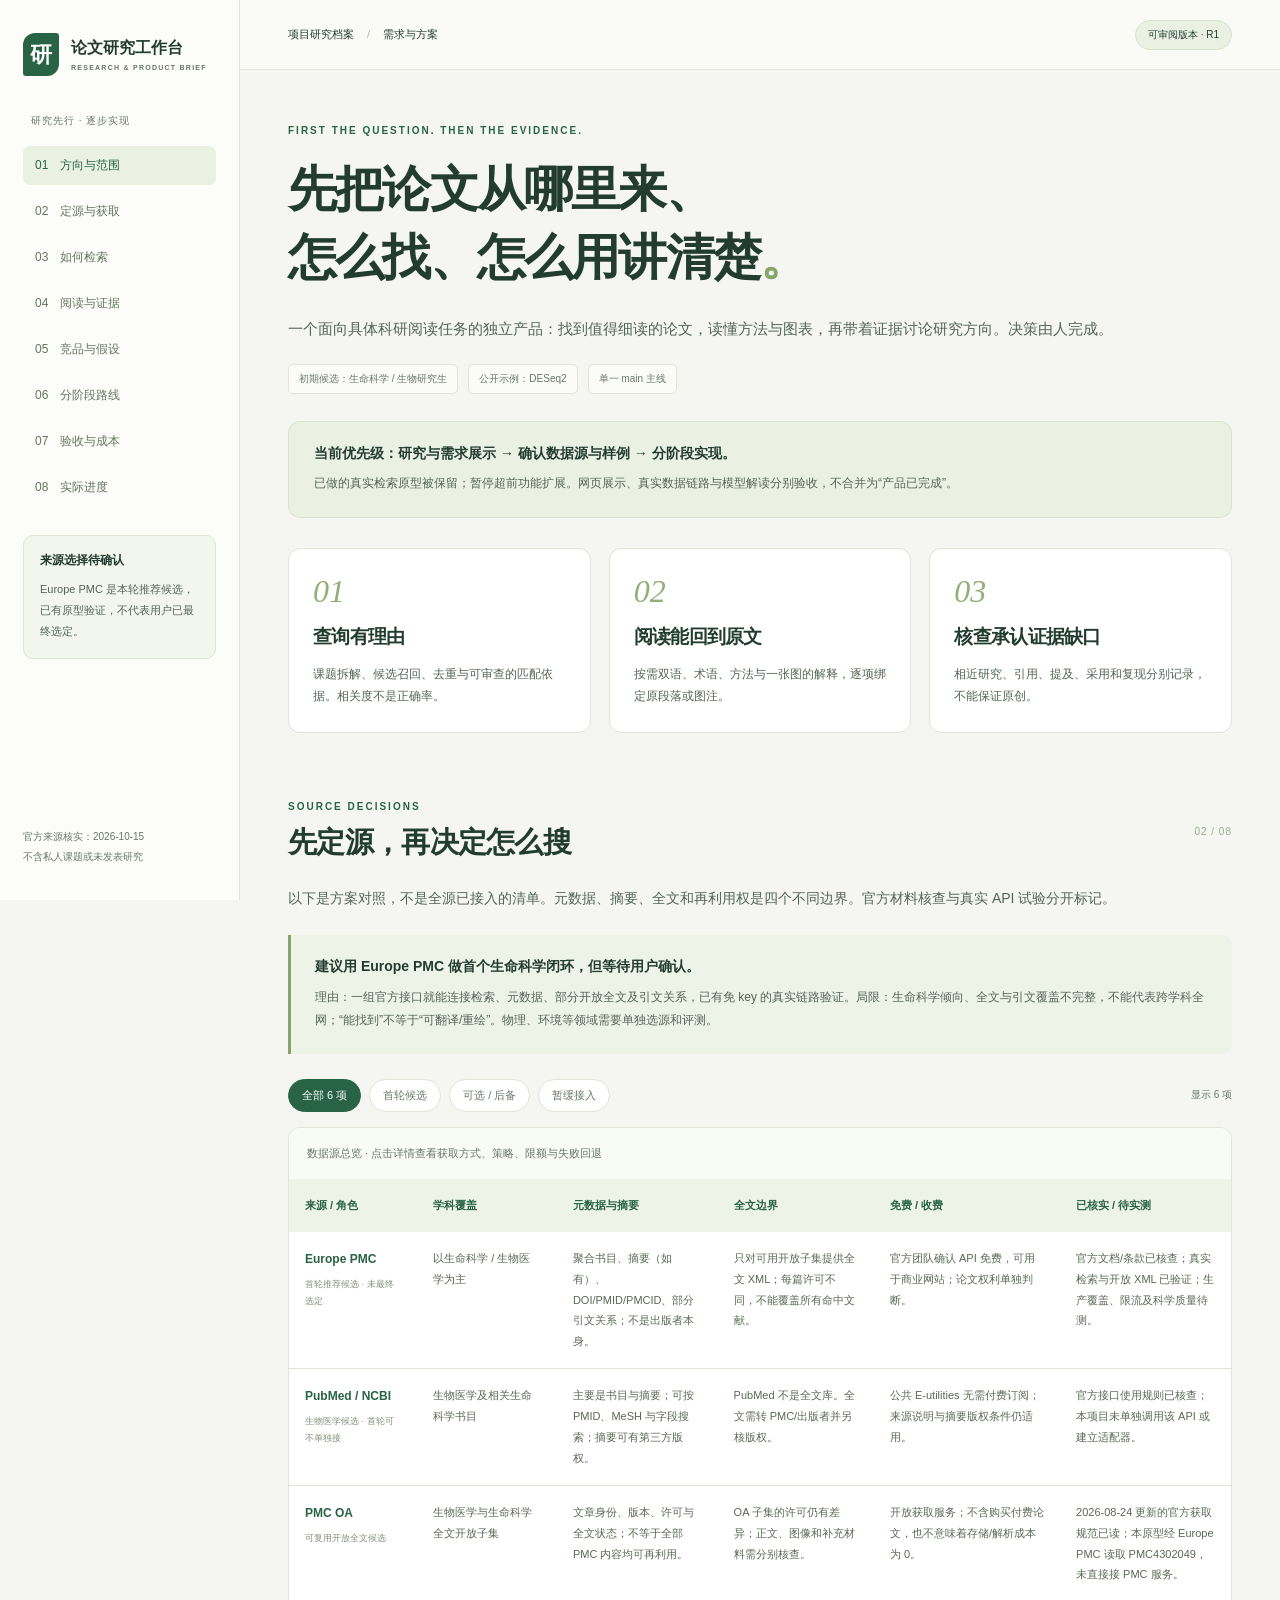
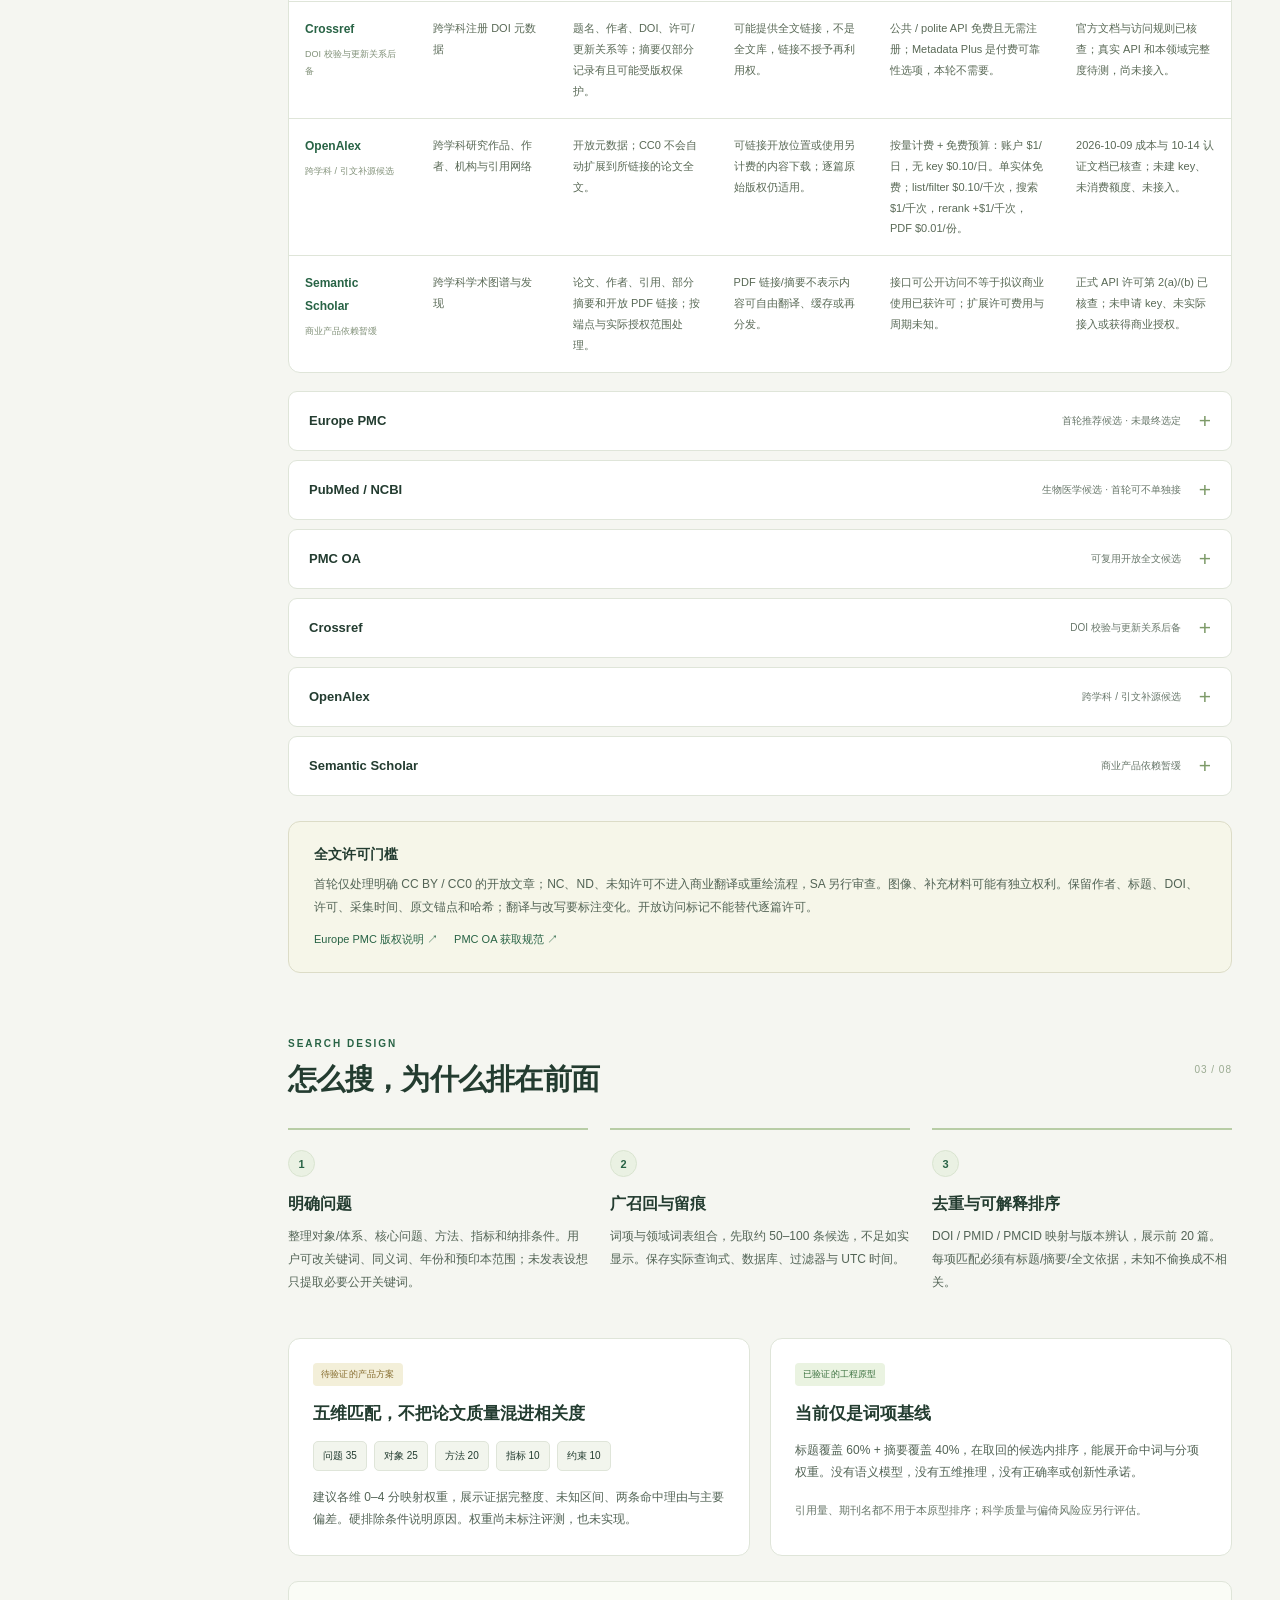
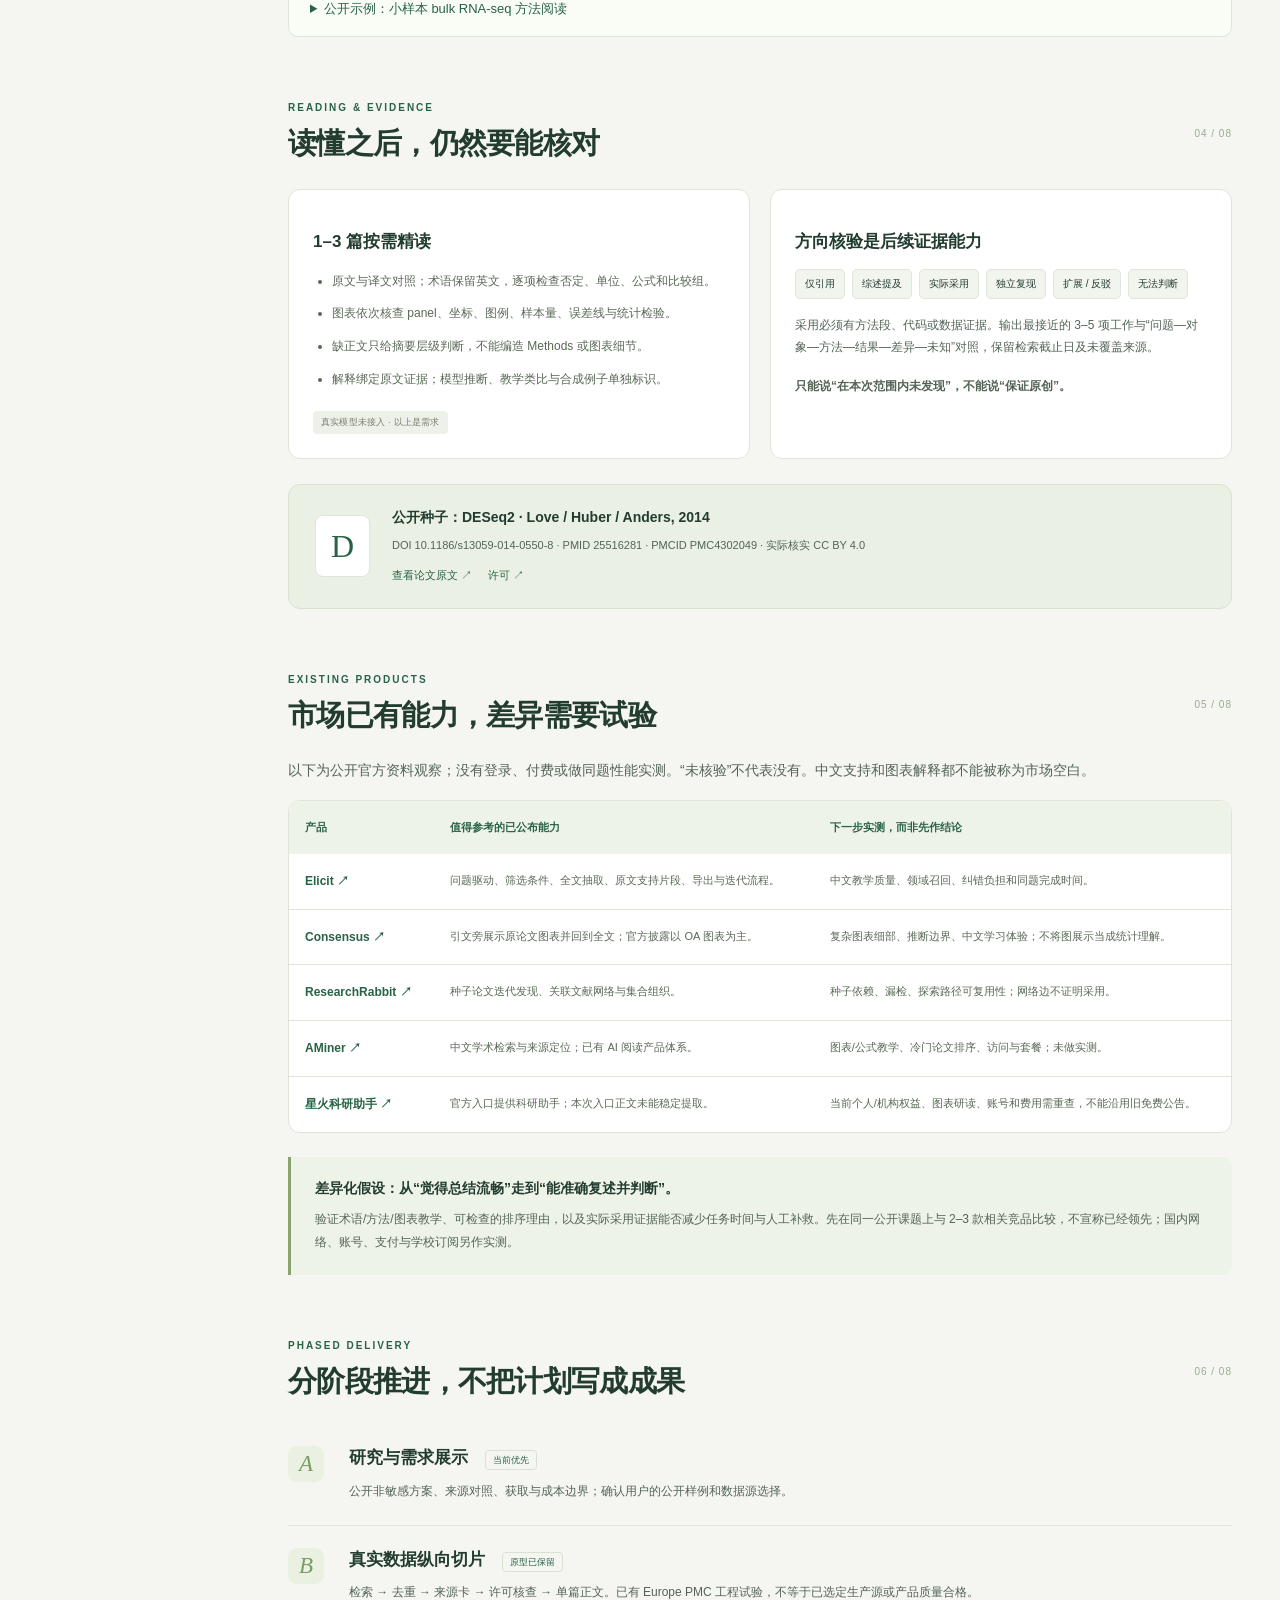
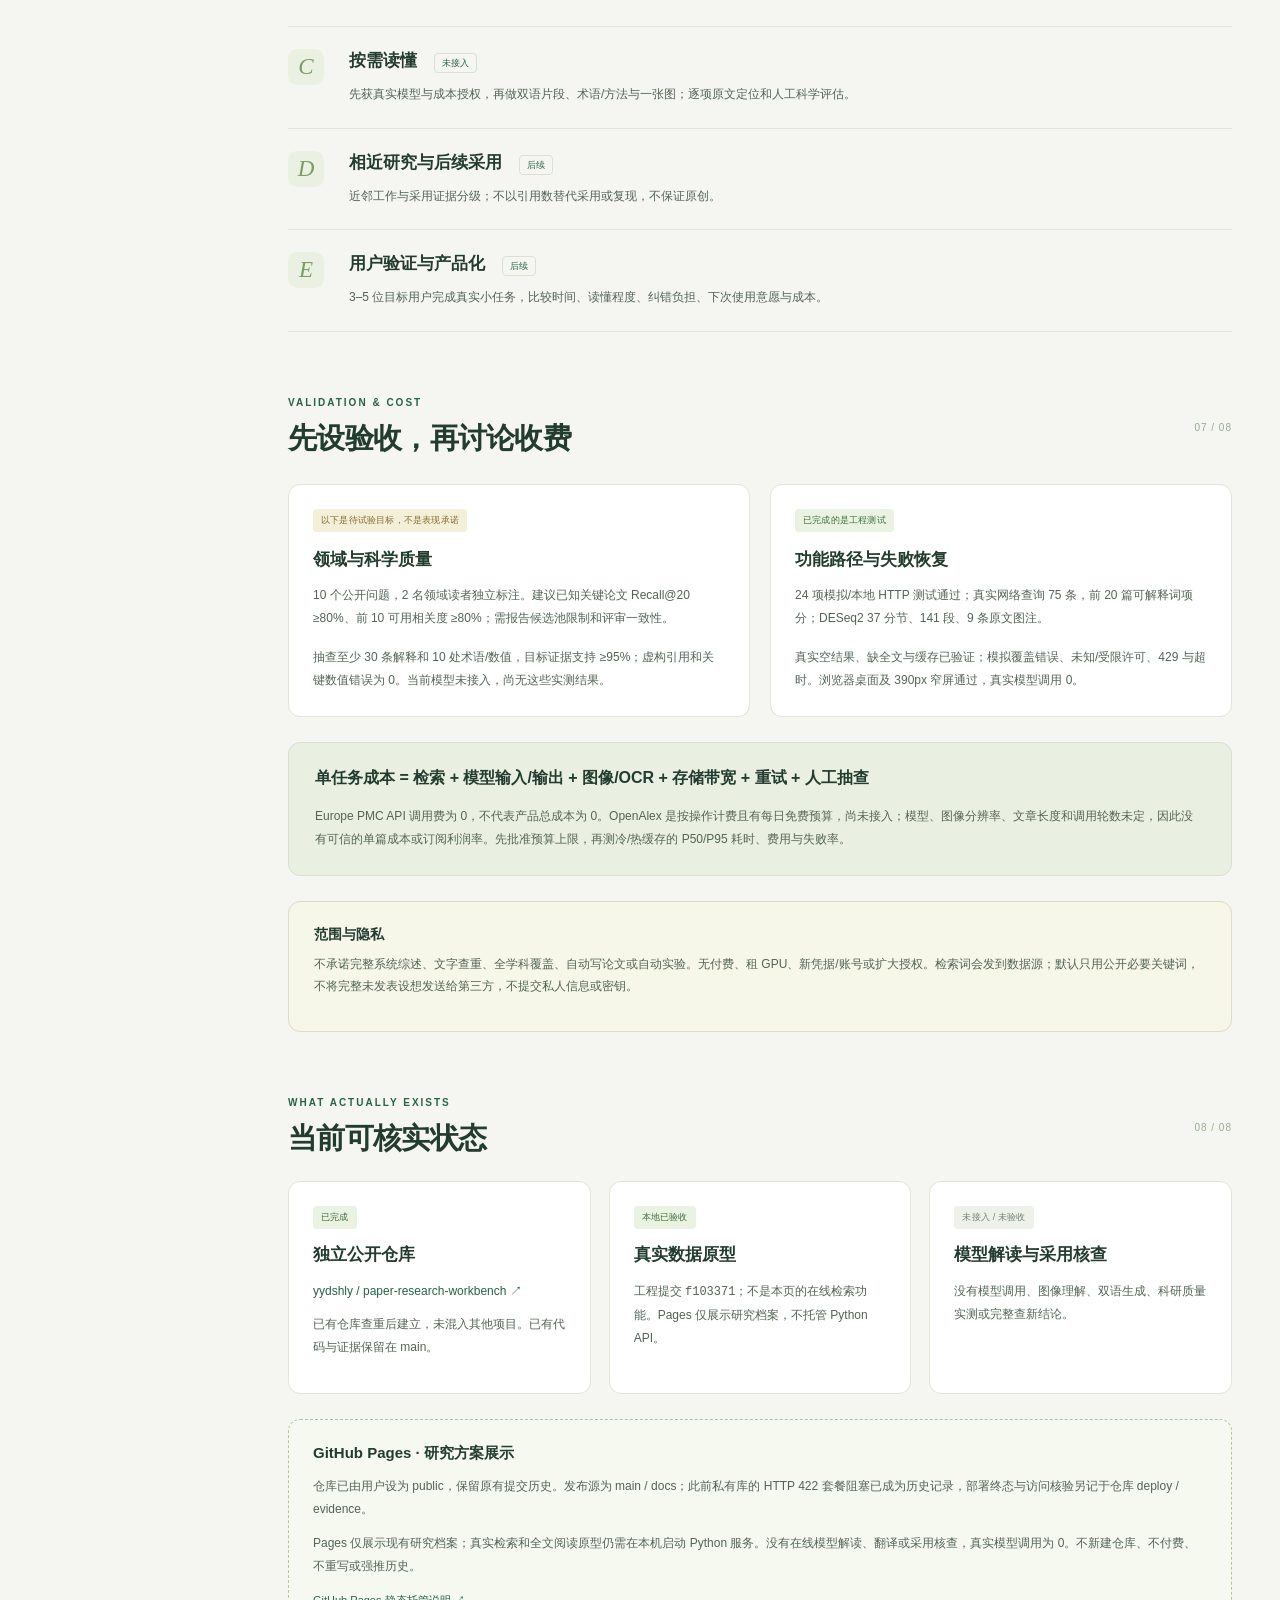
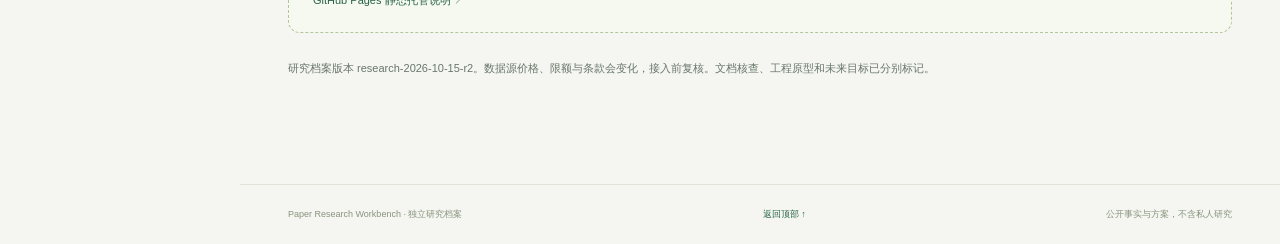
<file: docs/index.html>
<!doctype html>
<html lang="zh-CN">
<head><meta charset="utf-8"><meta name="viewport" content="width=device-width,initial-scale=1"><meta name="description" content="论文研究工作台的研究、需求与数据源方案。先定源与获取方式，再分阶段实现。"><title>论文研究工作台 · 研究与方案</title><link rel="icon" href="data:,"><link rel="stylesheet" href="site.css"><script src="site.js" defer></script></head>
<body>
<a class="skip" href="#main">跳到正文</a>
<aside class="sidebar"><a href="#overview" class="brand"><span>研</span><div>论文研究工作台<small>RESEARCH & PRODUCT BRIEF</small></div></a><p class="side-label">研究先行 · 逐步实现</p><nav aria-label="研究档案导航"><a href="#overview">01　方向与范围</a><a href="#sources">02　定源与获取</a><a href="#search">03　如何检索</a><a href="#reading">04　阅读与证据</a><a href="#competition">05　竞品与假设</a><a href="#roadmap">06　分阶段路线</a><a href="#validation">07　验收与成本</a><a href="#status">08　实际进度</a></nav><div class="side-note">来源选择待确认<p>Europe PMC 是本轮推荐候选，已有原型验证，不代表用户已最终选定。</p></div><small class="side-bottom">官方来源核实：2026-10-15<br>不含私人课题或未发表研究</small></aside>
<div class="shell"><header><span>项目研究档案 <span class="slash">/</span> 需求与方案</span><span class="badge">可审阅版本 · R1</span></header><main id="main">
<section id="overview" class="hero"><span class="eyebrow">FIRST THE QUESTION. THEN THE EVIDENCE.</span><h1>先把论文从哪里来、<br>怎么找、怎么用讲清楚<span>。</span></h1><p class="lead">一个面向具体科研阅读任务的独立产品：找到值得细读的论文，读懂方法与图表，再带着证据讨论研究方向。决策由人完成。</p><div class="hero-meta"><span>初期候选：生命科学 / 生物研究生</span><span>公开示例：DESeq2</span><span>单一 main 主线</span></div><div class="priority-note"><strong>当前优先级：研究与需求展示 → 确认数据源与样例 → 分阶段实现。</strong><p>已做的真实检索原型被保留；暂停超前功能扩展。网页展示、真实数据链路与模型解读分别验收，不合并为“产品已完成”。</p></div></section>
<div class="three-cards"><article><span class="number">01</span><h2>查询有理由</h2><p>课题拆解、候选召回、去重与可审查的匹配依据。相关度不是正确率。</p></article><article><span class="number">02</span><h2>阅读能回到原文</h2><p>按需双语、术语、方法与一张图的解释，逐项绑定原段落或图注。</p></article><article><span class="number">03</span><h2>核查承认证据缺口</h2><p>相近研究、引用、提及、采用和复现分别记录，不能保证原创。</p></article></div>

<section id="sources"><div class="section-title"><div><span class="eyebrow">SOURCE DECISIONS</span><h2>先定源，再决定怎么搜</h2></div><span class="section-no">02 / 08</span></div><p>以下是方案对照，不是全源已接入的清单。元数据、摘要、全文和再利用权是四个不同边界。官方材料核查与真实 API 试验分开标记。</p><div class="recommend"><strong>建议用 Europe PMC 做首个生命科学闭环，但等待用户确认。</strong><p>理由：一组官方接口就能连接检索、元数据、部分开放全文及引文关系，已有免 key 的真实链路验证。局限：生命科学倾向、全文与引文覆盖不完整，不能代表跨学科全网；“能找到”不等于“可翻译/重绘”。物理、环境等领域需要单独选源和评测。</p></div>
<div class="filter-bar" role="group" aria-label="按选型状态筛选数据源"><button data-filter="all" aria-pressed="true" class="active">全部 6 项</button><button data-filter="candidate" aria-pressed="false">首轮候选</button><button data-filter="optional" aria-pressed="false">可选 / 后备</button><button data-filter="deferred" aria-pressed="false">暂缓接入</button><span id="source-count" role="status">显示 6 项</span></div>
<div class="table-scroll" tabindex="0" role="region" aria-label="来源对照表，可横向滚动"><table><caption>数据源总览 · 点击详情查看获取方式、策略、限额与失败回退</caption><thead><tr><th>来源 / 角色</th><th>学科覆盖</th><th>元数据与摘要</th><th>全文边界</th><th>免费 / 收费</th><th>已核实 / 待实测</th></tr></thead><tbody id="source-table"></tbody></table></div><div id="source-details" class="source-details"></div><noscript><p>请启用 JavaScript 查看来源对照表；所有研究文档也保存在本目录的 Markdown 文件中。</p></noscript>
<aside class="boundary"><strong>全文许可门槛</strong><p>首轮仅处理明确 CC BY / CC0 的开放文章；NC、ND、未知许可不进入商业翻译或重绘流程，SA 另行审查。图像、补充材料可能有独立权利。保留作者、标题、DOI、许可、采集时间、原文锚点和哈希；翻译与改写要标注变化。开放访问标记不能替代逐篇许可。</p><a href="https://dev.europepmc.org/Copyright" target="_blank" rel="noopener noreferrer">Europe PMC 版权说明 ↗</a>　<a href="https://pmc.ncbi.nlm.nih.gov/tools/openftlist/" target="_blank" rel="noopener noreferrer">PMC OA 获取规范 ↗</a></aside></section>

<section id="search"><div class="section-title"><div><span class="eyebrow">SEARCH DESIGN</span><h2>怎么搜，为什么排在前面</h2></div><span class="section-no">03 / 08</span></div><div class="steps"><article><b>1</b><h3>明确问题</h3><p>整理对象/体系、核心问题、方法、指标和纳排条件。用户可改关键词、同义词、年份和预印本范围；未发表设想只提取必要公开关键词。</p></article><article><b>2</b><h3>广召回与留痕</h3><p>词项与领域词表组合，先取约 50–100 条候选，不足如实显示。保存实际查询式、数据库、过滤器与 UTC 时间。</p></article><article><b>3</b><h3>去重与可解释排序</h3><p>DOI / PMID / PMCID 映射与版本辨认，展示前 20 篇。每项匹配必须有标题/摘要/全文依据，未知不偷换成不相关。</p></article></div><div class="two-col"><article class="panel"><span class="tag proposed">待验证的产品方案</span><h3>五维匹配，不把论文质量混进相关度</h3><div class="weights"><span>问题 35</span><span>对象 25</span><span>方法 20</span><span>指标 10</span><span>约束 10</span></div><p>建议各维 0–4 分映射权重，展示证据完整度、未知区间、两条命中理由与主要偏差。硬排除条件说明原因。权重尚未标注评测，也未实现。</p></article><article class="panel"><span class="tag tested">已验证的工程原型</span><h3>当前仅是词项基线</h3><p>标题覆盖 60% + 摘要覆盖 40%，在取回的候选内排序，能展开命中词与分项权重。没有语义模型，没有五维推理，没有正确率或创新性承诺。</p><p class="small">引用量、期刊名都不用于本原型排序；科学质量与偏倚风险应另行评估。</p></article></div><details class="query-example"><summary>公开示例：小样本 bulk RNA-seq 方法阅读</summary><p>演示问题：如何理解离散度估计与 fold-change 收缩？不是任何人的真实未发表课题。原型实测查询：</p><code>(DESeq2 OR "RNA-seq") AND "differential expression"</code><p>进一步可比较 dispersion / shrinkage / small sample 等词组及后续方法，但软件版本演进和当前最佳实践尚未核验。2014 种子论文不等于今天的操作指南。</p></details></section>

<section id="reading"><div class="section-title"><div><span class="eyebrow">READING & EVIDENCE</span><h2>读懂之后，仍然要能核对</h2></div><span class="section-no">04 / 08</span></div><div class="two-col"><article class="panel"><h3>1–3 篇按需精读</h3><ul><li>原文与译文对照；术语保留英文，逐项检查否定、单位、公式和比较组。</li><li>图表依次核查 panel、坐标、图例、样本量、误差线与统计检验。</li><li>缺正文只给摘要层级判断，不能编造 Methods 或图表细节。</li><li>解释绑定原文证据；模型推断、教学类比与合成例子单独标识。</li></ul><span class="tag pending">真实模型未接入 · 以上是需求</span></article><article class="panel"><h3>方向核验是后续证据能力</h3><div class="evidence-levels"><span>仅引用</span><span>综述提及</span><span>实际采用</span><span>独立复现</span><span>扩展 / 反驳</span><span>无法判断</span></div><p>采用必须有方法段、代码或数据证据。输出最接近的 3–5 项工作与“问题—对象—方法—结果—差异—未知”对照，保留检索截止日及未覆盖来源。</p><p><strong>只能说“在本次范围内未发现”，不能说“保证原创”。</strong></p></article></div><div class="seed"><span class="seed-initial">D</span><div><strong>公开种子：DESeq2 · Love / Huber / Anders, 2014</strong><p>DOI 10.1186/s13059-014-0550-8 · PMID 25516281 · PMCID PMC4302049 · 实际核实 CC BY 4.0</p><a href="https://pmc.ncbi.nlm.nih.gov/articles/PMC4302049/" target="_blank" rel="noopener noreferrer">查看论文原文 ↗</a>　<a href="https://creativecommons.org/licenses/by/4.0/" target="_blank" rel="noopener noreferrer">许可 ↗</a></div></div></section>

<section id="competition"><div class="section-title"><div><span class="eyebrow">EXISTING PRODUCTS</span><h2>市场已有能力，差异需要试验</h2></div><span class="section-no">05 / 08</span></div><p>以下为公开官方资料观察；没有登录、付费或做同题性能实测。“未核验”不代表没有。中文支持和图表解释都不能被称为市场空白。</p><div class="table-scroll" tabindex="0" role="region" aria-label="竞品观察"><table><thead><tr><th>产品</th><th>值得参考的已公布能力</th><th>下一步实测，而非先作结论</th></tr></thead><tbody><tr><th><a href="https://elicit.com/blog/systematic-review/" target="_blank" rel="noopener noreferrer">Elicit ↗</a></th><td>问题驱动、筛选条件、全文抽取、原文支持片段、导出与迭代流程。</td><td>中文教学质量、领域召回、纠错负担和同题完成时间。</td></tr><tr><th><a href="https://consensus.app/home/blog/see-the-figures-behind-your-answer/" target="_blank" rel="noopener noreferrer">Consensus ↗</a></th><td>引文旁展示原论文图表并回到全文；官方披露以 OA 图表为主。</td><td>复杂图表细部、推断边界、中文学习体验；不将图展示当成统计理解。</td></tr><tr><th><a href="https://www.researchrabbit.ai/features" target="_blank" rel="noopener noreferrer">ResearchRabbit ↗</a></th><td>种子论文迭代发现、关联文献网络与集合组织。</td><td>种子依赖、漏检、探索路径可复用性；网络边不证明采用。</td></tr><tr><th><a href="https://docs.aminer.cn/user-guide/features/academic-search/" target="_blank" rel="noopener noreferrer">AMiner ↗</a></th><td>中文学术检索与来源定位；已有 AI 阅读产品体系。</td><td>图表/公式教学、冷门论文排序、访问与套餐；未做实测。</td></tr><tr><th><a href="https://paper.xfyun.cn/" target="_blank" rel="noopener noreferrer">星火科研助手 ↗</a></th><td>官方入口提供科研助手；本次入口正文未能稳定提取。</td><td>当前个人/机构权益、图表研读、账号和费用需重查，不能沿用旧免费公告。</td></tr></tbody></table></div><div class="recommend"><strong>差异化假设：从“觉得总结流畅”走到“能准确复述并判断”。</strong><p>验证术语/方法/图表教学、可检查的排序理由，以及实际采用证据能否减少任务时间与人工补救。先在同一公开课题上与 2–3 款相关竞品比较，不宣称已经领先；国内网络、账号、支付与学校订阅另作实测。</p></div></section>

<section id="roadmap"><div class="section-title"><div><span class="eyebrow">PHASED DELIVERY</span><h2>分阶段推进，不把计划写成成果</h2></div><span class="section-no">06 / 08</span></div><div class="timeline"><article><span>A</span><div><h3>研究与需求展示 <em>当前优先</em></h3><p>公开非敏感方案、来源对照、获取与成本边界；确认用户的公开样例和数据源选择。</p></div></article><article><span>B</span><div><h3>真实数据纵向切片 <em>原型已保留</em></h3><p>检索 → 去重 → 来源卡 → 许可核查 → 单篇正文。已有 Europe PMC 工程试验，不等于已选定生产源或产品质量合格。</p></div></article><article><span>C</span><div><h3>按需读懂 <em>未接入</em></h3><p>先获真实模型与成本授权，再做双语片段、术语/方法与一张图；逐项原文定位和人工科学评估。</p></div></article><article><span>D</span><div><h3>相近研究与后续采用 <em>后续</em></h3><p>近邻工作与采用证据分级；不以引用数替代采用或复现，不保证原创。</p></div></article><article><span>E</span><div><h3>用户验证与产品化 <em>后续</em></h3><p>3–5 位目标用户完成真实小任务，比较时间、读懂程度、纠错负担、下次使用意愿与成本。</p></div></article></div></section>

<section id="validation"><div class="section-title"><div><span class="eyebrow">VALIDATION & COST</span><h2>先设验收，再讨论收费</h2></div><span class="section-no">07 / 08</span></div><div class="two-col"><article class="panel"><span class="tag proposed">以下是待试验目标，不是表现承诺</span><h3>领域与科学质量</h3><p>10 个公开问题，2 名领域读者独立标注。建议已知关键论文 Recall@20 ≥80%、前 10 可用相关度 ≥80%；需报告候选池限制和评审一致性。</p><p>抽查至少 30 条解释和 10 处术语/数值，目标证据支持 ≥95%；虚构引用和关键数值错误为 0。当前模型未接入，尚无这些实测结果。</p></article><article class="panel"><span class="tag tested">已完成的是工程测试</span><h3>功能路径与失败恢复</h3><p>24 项模拟/本地 HTTP 测试通过；真实网络查询 75 条，前 20 篇可解释词项分；DESeq2 37 分节、141 段、9 条原文图注。</p><p>真实空结果、缺全文与缓存已验证；模拟覆盖错误、未知/受限许可、429 与超时。浏览器桌面及 390px 窄屏通过，真实模型调用 0。</p></article></div><div class="cost-box"><h3>单任务成本 = 检索 + 模型输入/输出 + 图像/OCR + 存储带宽 + 重试 + 人工抽查</h3><p>Europe PMC API 调用费为 0，不代表产品总成本为 0。OpenAlex 是按操作计费且有每日免费预算，尚未接入；模型、图像分辨率、文章长度和调用轮数未定，因此没有可信的单篇成本或订阅利润率。先批准预算上限，再测冷/热缓存的 P50/P95 耗时、费用与失败率。</p></div><div class="boundary"><strong>范围与隐私</strong><p>不承诺完整系统综述、文字查重、全学科覆盖、自动写论文或自动实验。无付费、租 GPU、新凭据/账号或扩大授权。检索词会发到数据源；默认只用公开必要关键词，不将完整未发表设想发送给第三方，不提交私人信息或密钥。</p></div></section>

<section id="status"><div class="section-title"><div><span class="eyebrow">WHAT ACTUALLY EXISTS</span><h2>当前可核实状态</h2></div><span class="section-no">08 / 08</span></div><div class="status-grid"><article><span class="tag tested">已完成</span><h3>独立公开仓库</h3><p><a href="https://github.com/yydshly/paper-research-workbench" target="_blank" rel="noopener noreferrer">yydshly / paper-research-workbench ↗</a></p><p>已有仓库查重后建立，未混入其他项目。已有代码与证据保留在 main。</p></article><article><span class="tag tested">本地已验收</span><h3>真实数据原型</h3><p>工程提交 <code>f103371</code>；不是本页的在线检索功能。Pages 仅展示研究档案，不托管 Python API。</p></article><article><span class="tag pending">未接入 / 未验收</span><h3>模型解读与采用核查</h3><p>没有模型调用、图像理解、双语生成、科研质量实测或完整查新结论。</p></article></div><div class="deployment-status"><strong>GitHub Pages · 研究方案展示</strong><p id="deployment-note">仓库已由用户设为 public，保留原有提交历史。发布源为 main / docs；此前私有库的 HTTP 422 套餐阻塞已成为历史记录，部署终态与访问核验另记于仓库 deploy / evidence。</p><p>Pages 仅展示现有研究档案；真实检索和全文阅读原型仍需在本机启动 Python 服务。没有在线模型解读、翻译或采用核查，真实模型调用为 0。不新建仓库、不付费、不重写或强推历史。</p><a href="https://docs.github.com/en/pages/getting-started-with-github-pages/what-is-github-pages" target="_blank" rel="noopener noreferrer">GitHub Pages 静态托管说明 ↗</a></div><p class="small">研究档案版本 research-2026-10-15-r2。数据源价格、限额与条款会变化，接入前复核。文档核查、工程原型和未来目标已分别标记。</p></section>
</main><footer><span>Paper Research Workbench · 独立研究档案</span><a href="#overview">返回顶部 ↑</a><span>公开事实与方案，不含私人研究</span></footer></div>
</body></html>
</file>
<file: docs/site.css>
:root{--bg:#f5f6f1;--paper:#fff;--ink:#233c30;--green:#286345;--muted:#68776a;--line:#dfe5d9;--soft:#eaf1e3;font-family:Inter,"Segoe UI","Microsoft YaHei",sans-serif;color:var(--ink);background:var(--bg)}*{box-sizing:border-box}body{margin:0}a{color:var(--green);text-decoration:none}a:hover{text-decoration:underline}button{font:inherit;cursor:pointer}p{line-height:1.9;margin:0 0 16px;font-size:14px;color:#536456}h1,h2,h3{margin-top:0;line-height:1.4}h1{font-size:clamp(32px,3.8vw,54px);letter-spacing:-1.8px;font-weight:600;margin-bottom:23px}h1>span{color:#86a667}h2{font-size:29px;font-weight:600;letter-spacing:-.7px;margin-bottom:0}h3{font-size:18px;font-weight:600}a:focus-visible,button:focus-visible,summary:focus-visible,.table-scroll:focus-visible{outline:3px solid #98b883;outline-offset:4px}.skip{position:fixed;left:12px;top:-70px;background:white;padding:15px;z-index:100}.skip:focus{top:10px}.sidebar{position:fixed;inset:0 auto 0 0;width:240px;border-right:1px solid var(--line);background:#fcfdf9;padding:33px 23px;display:flex;flex-direction:column;z-index:10}.brand{display:flex;gap:12px;align-items:center;color:var(--ink);font-size:16px;font-weight:600}.brand>span{display:grid;place-items:center;background:var(--green);color:white;width:36px;height:43px;border-radius:12px 3px 12px 3px;font-family:serif;font-size:22px;flex-shrink:0}.brand small{display:block;font-size:7px;letter-spacing:1.25px;margin-top:5px;color:var(--muted)}.side-label{font-size:10px;color:var(--muted);margin-top:35px;margin-left:8px;letter-spacing:1px}.sidebar nav{display:grid;gap:7px}.sidebar nav a{display:block;padding:11px 12px;font-size:12px;color:#64755f;border-radius:7px}.sidebar nav a:hover,.sidebar nav a.active{background:var(--soft);color:var(--green);text-decoration:none}.side-note{border:1px solid var(--line);border-radius:10px;background:#f2f6ec;padding:16px;margin-top:28px;font-size:12px;font-weight:600}.side-note p{font-size:11px;font-weight:400;margin:10px 0 0;line-height:1.9}.side-bottom{margin-top:auto;padding-top:25px;font-size:10px;color:var(--muted);line-height:2}.shell{margin-left:240px}header{height:70px;border-bottom:1px solid var(--line);display:flex;align-items:center;justify-content:space-between;padding:0 48px;background:#fafbf7;font-size:11px}.slash{color:#aab8a1;margin:0 10px}.badge{font-size:10px;background:var(--soft);border:1px solid #d7e3ce;padding:7px 12px;border-radius:20px}main{max-width:1400px;margin:auto;padding:55px 48px 40px}section{scroll-margin-top:30px;margin-bottom:65px}.hero{margin-bottom:30px}.eyebrow{display:block;font-size:10px;letter-spacing:2px;color:var(--green);font-weight:700;margin-bottom:19px}.lead{font-size:15px;max-width:850px;line-height:2;margin-bottom:20px}.hero-meta{display:flex;gap:10px;flex-wrap:wrap;font-size:10px;color:var(--muted);margin-bottom:27px}.hero-meta span{border:1px solid var(--line);border-radius:5px;padding:7px 10px;background:#fbfcf8}.priority-note{background:var(--soft);border:1px solid #d8e3cf;border-radius:12px;padding:22px 25px}.priority-note strong{font-size:14px}.priority-note p{font-size:12px;margin:9px 0 0}.three-cards{display:grid;grid-template-columns:repeat(3,1fr);gap:18px;margin-bottom:68px}.three-cards article{background:white;border:1px solid var(--line);border-radius:12px;padding:24px}.number{font:italic 32px Georgia,serif;color:#92ae79}.three-cards h2{font-size:19px;margin:14px 0 12px}.three-cards p{font-size:12px;margin:0}.section-title{display:flex;justify-content:space-between;gap:25px;align-items:center;margin-bottom:22px}.section-title .eyebrow{margin-bottom:10px}.section-no{font-size:10px;letter-spacing:1px;color:#9aaa91;white-space:nowrap}.recommend{padding:22px 24px;border-left:3px solid #88a46c;background:#eef3e7;border-radius:0 10px 10px 0;margin:24px 0}.recommend strong{font-size:14px}.recommend p{font-size:12px;margin:10px 0 0}.filter-bar{display:flex;align-items:center;gap:8px;margin:25px 0 15px;flex-wrap:wrap}.filter-bar button{border:1px solid var(--line);background:#fff;border-radius:20px;padding:8px 13px;font-size:11px;color:var(--muted)}.filter-bar button.active{background:var(--green);border-color:var(--green);color:white}.filter-bar>span{font-size:10px;margin-left:auto;color:var(--muted)}.table-scroll{width:100%;overflow:auto;border:1px solid var(--line);border-radius:12px;background:white;margin-bottom:18px}table{border-collapse:collapse;width:100%;min-width:900px;text-align:left;font-size:11px;line-height:1.9}caption{text-align:left;padding:15px 18px;font-size:11px;color:var(--muted);background:#f9fbf5}thead{background:#eef3e8}th,td{padding:16px;vertical-align:top;border-bottom:1px solid var(--line)}thead th{color:var(--green);font-size:11px;font-weight:600;white-space:nowrap}tbody th{min-width:125px;font-size:12px;font-weight:600}tbody td{min-width:130px;color:#596956}tbody th small{display:block;font-size:9px;font-weight:400;margin-top:5px;color:#809078}tr:last-child td,tr:last-child th{border-bottom:0}.source-details{display:grid;gap:9px}.source-card{background:#fff;border:1px solid var(--line);border-radius:9px;scroll-margin-top:30px}.source-card summary{display:flex;align-items:center;justify-content:space-between;gap:18px;cursor:pointer;padding:17px 20px;list-style:none}.source-card summary::after{content:'+';color:#7d9a68;font-size:21px;order:3}.source-card[open] summary::after{content:'−'}.source-card summary strong{font-size:13px}.source-card summary span{font-size:10px;color:var(--muted);margin-left:auto}.source-card dl{display:grid;grid-template-columns:140px minmax(0,1fr);margin:0 20px 10px;border-top:1px solid var(--line);padding-top:13px;gap:12px 20px;font-size:12px;line-height:1.9}.source-card dt{font-weight:600;color:var(--green)}.source-card dd{margin:0;color:#596957;overflow-wrap:anywhere}.source-links{display:flex;flex-wrap:wrap;gap:15px;font-size:11px;padding:8px 20px 16px;margin:0}.boundary{border:1px solid #dcdcc7;border-radius:12px;background:#f6f6e9;padding:23px 25px;margin-top:25px}.boundary strong{font-size:14px}.boundary p{font-size:12px;margin:9px 0 10px}.boundary a{font-size:11px}.steps{display:grid;grid-template-columns:repeat(3,1fr);gap:22px;margin:28px 0}.steps article{border-top:2px solid #b8cda6;padding-top:20px}.steps b{display:inline-grid;place-items:center;width:27px;height:27px;background:var(--soft);border:1px solid #d9e4d0;border-radius:50%;font-size:11px;color:var(--green)}.steps h3{font-size:16px;margin:16px 0 10px}.steps p{font-size:12px}.two-col{display:grid;grid-template-columns:1fr 1fr;gap:20px;margin:25px 0}.panel{background:white;border:1px solid var(--line);border-radius:12px;padding:24px}.panel h3{font-size:17px;margin:16px 0 13px}.panel p,.panel li{font-size:12px;line-height:1.9}.panel p:last-child{margin-bottom:0}.panel ul{padding-left:19px;color:#596956;margin-bottom:20px}.panel li{margin-bottom:10px}.tag{display:inline-block;font-size:9px;border-radius:4px;padding:5px 8px;letter-spacing:.2px}.proposed{background:#f3efd9;color:#866d2f}.tested{background:#eaf3e1;color:#3b713f}.pending{background:#eef0ea;color:#75806b}.weights,.evidence-levels{display:flex;flex-wrap:wrap;gap:7px;margin:15px 0}.weights span,.evidence-levels span{font-size:10px;background:#f2f5ed;border:1px solid var(--line);border-radius:5px;padding:7px 9px}.query-example{border:1px solid var(--line);border-radius:10px;background:#fafcf6;padding:18px 21px}.query-example summary{font-size:13px;cursor:pointer;color:var(--green)}.query-example p{font-size:12px;margin:15px 0}.query-example code{display:block;padding:14px;background:#eef3e7;border-radius:6px;overflow-wrap:anywhere;white-space:pre-wrap;font-size:12px}.seed{display:flex;align-items:center;gap:22px;background:#eaf1e4;border:1px solid #d8e3cf;border-radius:12px;padding:23px 26px}.seed-initial{display:grid;place-items:center;width:55px;height:62px;border:1px solid var(--line);background:white;border-radius:8px;font:32px Georgia,serif;color:var(--green);flex-shrink:0}.seed strong{font-size:14px}.seed p{font-size:11px;margin:8px 0}.seed a{font-size:11px}.timeline{display:grid;gap:0}.timeline article{display:flex;gap:25px;padding:22px 0;border-bottom:1px solid var(--line)}.timeline article>span{display:grid;place-items:center;width:36px;height:36px;background:var(--soft);border-radius:9px;font:italic 23px Georgia,serif;color:#7b9c63;flex-shrink:0}.timeline h3{font-size:17px;margin:0 0 10px}.timeline em{font-style:normal;font-size:9px;font-weight:400;border:1px solid #d9e2d0;border-radius:4px;padding:4px 7px;margin-left:12px;color:var(--green)}.timeline p{font-size:12px;margin:0}.cost-box{padding:24px 26px;background:#eaf0e1;border:1px solid #d7e2ca;border-radius:12px;margin-top:25px}.cost-box h3{font-size:16px}.cost-box p{font-size:12px;margin:0}.status-grid{display:grid;grid-template-columns:repeat(3,1fr);gap:18px}.status-grid article{border:1px solid var(--line);background:white;border-radius:12px;padding:24px}.status-grid h3{font-size:17px;margin:14px 0}.status-grid p{font-size:12px;margin-bottom:10px}.status-grid a{overflow-wrap:anywhere}.deployment-status{border:1px dashed #b2c59b;border-radius:12px;background:#f6f9f0;padding:24px;margin:25px 0}.deployment-status strong{font-size:15px}.deployment-status p{font-size:12px;margin:12px 0}.deployment-status a{font-size:11px}.small{font-size:11px!important;color:var(--muted)}footer{border-top:1px solid var(--line);padding:23px 48px;display:flex;gap:20px;justify-content:space-between;font-size:9px;color:#87947d}[hidden]{display:none!important}@media(max-width:1150px){.sidebar{width:210px;padding:28px 17px}.brand{font-size:14px}.shell{margin-left:210px}main{padding:40px 30px}header{padding:0 30px}.three-cards article,.panel,.status-grid article{padding:20px}.three-cards{gap:12px}.two-col{gap:14px}h2{font-size:26px}.sidebar nav a{font-size:11px}.side-note{margin-top:20px}}@media(max-width:850px){.sidebar{position:static;width:auto;display:block;padding:20px;border-right:0;border-bottom:1px solid var(--line)}.brand{font-size:16px}.sidebar nav{display:flex;gap:5px;overflow:auto;margin-top:19px}.sidebar nav a{white-space:nowrap;padding:8px 11px;font-size:11px}.side-label,.side-note,.side-bottom{display:none}.shell{margin:0}header{height:50px;padding:0 22px;font-size:10px}.badge{font-size:9px;padding:5px 9px}main{padding:32px 22px}.hero-meta{font-size:9px}.three-cards{gap:10px}.three-cards h2{font-size:17px}.three-cards article{padding:18px}.status-grid{grid-template-columns:1fr}.three-cards p{font-size:11px}.section-title{margin-bottom:18px}.section-no{display:none}.source-card dl{grid-template-columns:115px minmax(0,1fr);gap:10px 12px}.filter-bar>span{display:none}footer{padding:20px 22px;flex-wrap:wrap}}@media(max-width:560px){h1{font-size:31px;letter-spacing:-1px}h2{font-size:25px}.eyebrow{font-size:8px;letter-spacing:1.6px}.lead{font-size:13px}.hero-meta{gap:6px}.hero-meta span{font-size:8px;padding:6px 8px}.priority-note{padding:18px}.priority-note strong{font-size:12px}.priority-note p{font-size:11px}.three-cards{grid-template-columns:1fr;gap:10px;margin-bottom:48px}.three-cards article{padding:19px 22px}.three-cards h2{display:inline;margin-left:13px;font-size:18px}.number{font-size:27px}.three-cards p{margin-top:10px;font-size:12px}.steps,.two-col{grid-template-columns:1fr}.steps{gap:8px}.steps article{padding-top:15px}.steps h3{display:inline;margin-left:8px}.steps p{margin-top:12px}.filter-bar{gap:6px}.filter-bar button{font-size:9px;padding:7px 9px}.recommend{padding:18px}.recommend strong{font-size:13px}.recommend p{font-size:11px}.source-card summary{padding:15px;gap:10px;flex-wrap:wrap}.source-card summary span{font-size:9px;margin-left:0}.source-card summary strong{font-size:12px}.source-card summary::after{margin-left:auto}.source-card dl{display:block;margin:0 15px 10px}.source-card dt{margin:13px 0 5px;font-size:11px}.source-card dd{font-size:11px}.source-links{padding:5px 15px 15px;font-size:10px;gap:10px}.boundary{padding:19px}.boundary p{font-size:11px}.panel{padding:20px}.panel p,.panel li{font-size:11px}.seed{padding:19px;gap:14px;align-items:flex-start}.seed-initial{width:36px;height:45px;font-size:26px}.seed strong{font-size:12px}.seed p{font-size:10px}.timeline article{gap:15px}.timeline h3{font-size:15px}.timeline em{font-size:8px;padding:3px 5px;margin-left:6px}.timeline p{font-size:11px}.cost-box{padding:21px}.cost-box h3{font-size:14px}.cost-box p{font-size:11px}.deployment-status{padding:20px}.deployment-status strong{font-size:13px}.deployment-status p{font-size:11px}section{margin-bottom:48px}footer{font-size:8px}}
</file>
